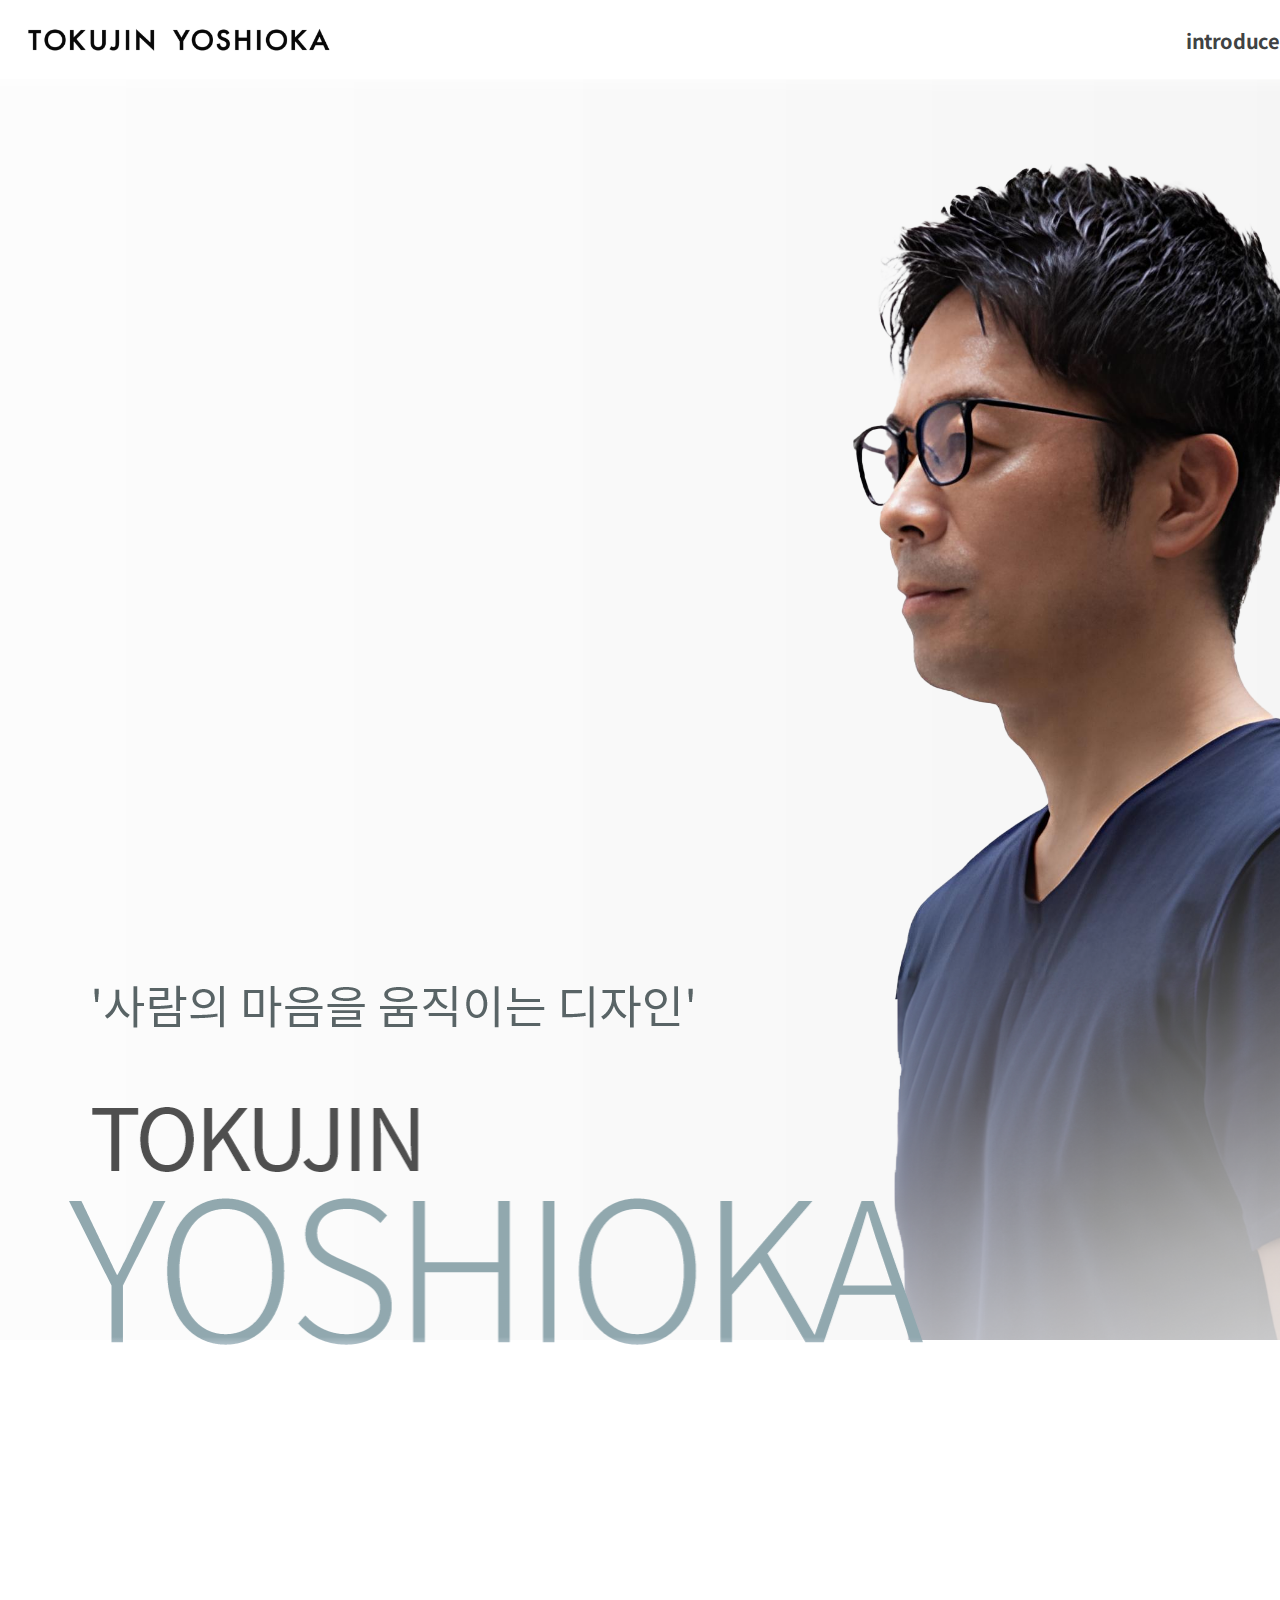
<file: index.html>
<!DOCTYPE html>
<html lang="ko">
<head>
    <meta charset="UTF-8">
    <meta name="viewport" content="width=device-width, initial-scale=1.0">
    <title>tokujin</title>

    <link rel="stylesheet" href="style.css">
    <link rel="preconnect" href="https://fonts.googleapis.com">
    <link rel="preconnect" href="https://fonts.gstatic.com" crossorigin>
    <link href="https://fonts.googleapis.com/css2?family=Noto+Sans+KR:wght@100;200;300;400;500;600;700;800;900&display=swap" rel="stylesheet">
    <link href="https://unpkg.com/aos@2.3.1/dist/aos.css" rel="stylesheet">

    <link rel="shortcut icon" href="assets/logo.ico/favicon.ico" type="image/x-icon">
    <link rel="icon" href="assets/logo.ico/favicon.ico" type="image/x-icon">

    <meta property="og:url" content="https://brocoli0318.github.io/tokujin/">
    <meta property="og:title" content="tokujin yoshioka ">
    <meta property="og:type" content="website">
    <meta property="og:image" content="tokujin_image/og.png">
    <meta property="og:description" content="디자이너 100인중의 한명인 디자이너 이자 빛과 자연을 예술로 만드는 디자이너 요시오카 토쿠진">
</head>

<body>
    <header>
        <div class="logo">
            <main>
            <a href="index.html"><img src="tokujin_image/tokujin_logo.png" alt="홈 로고" ></a>
            </main>
        </div>
    </header>
    <nav>
        <ul>
            <li><a href="sub_page1.html">introduce</a></li>
            <li><a href="sub_page2.html">interview</a></li>
            <li><a href="sub_page3.html">works</a></li>
            <li><a href="sub_page4.html">collaboration</a></li>
        </ul>
    </nav>
    <section>
        
            <div class="tit"><img src="tokujin_image/yoshioka_tokujin_real.png" alt="배경"></div>
        <div class="box">
            
            <div class="title">
                <div class="motto"><img src="tokujin_image/motto.png" alt="좌우명"></div>
                <div class="name"><img src="tokujin_image/title name.png" alt="이름"></div>
            </div>
            <div class="bt0 bt1"data-aos="fade-up">
                <span>
                <a href="sub_page1.html"><img src="tokujin_image/tokujin_1_introduce.png" alt="01"></a></span>
            </div>
            <div class="bt0 bt2"data-aos="fade-up"> <span>
                <a href="sub_page2.html"><img src="tokujin_image/tokujin_2_interview.png" alt="02"></a></span></div>
            <div class="bt0 bt3"data-aos="fade-up">
            <span>
                <a href="sub_page3.html"><img src="tokujin_image/tokujin_3_works.png" alt="03"></a></span></div>
            <div class="bto bt4"data-aos="fade-up">
                <span>
                <a href="sub_page4.html"><img src="tokujin_image/tokujin_4_collaboration.png" alt="04"></a></span>
            </div>

        </div>
    </section>
  
    
</body>
<script src="https://unpkg.com/aos@2.3.1/dist/aos.js"></script>
<script>
    AOS.init();
</script>
</html>
</file>
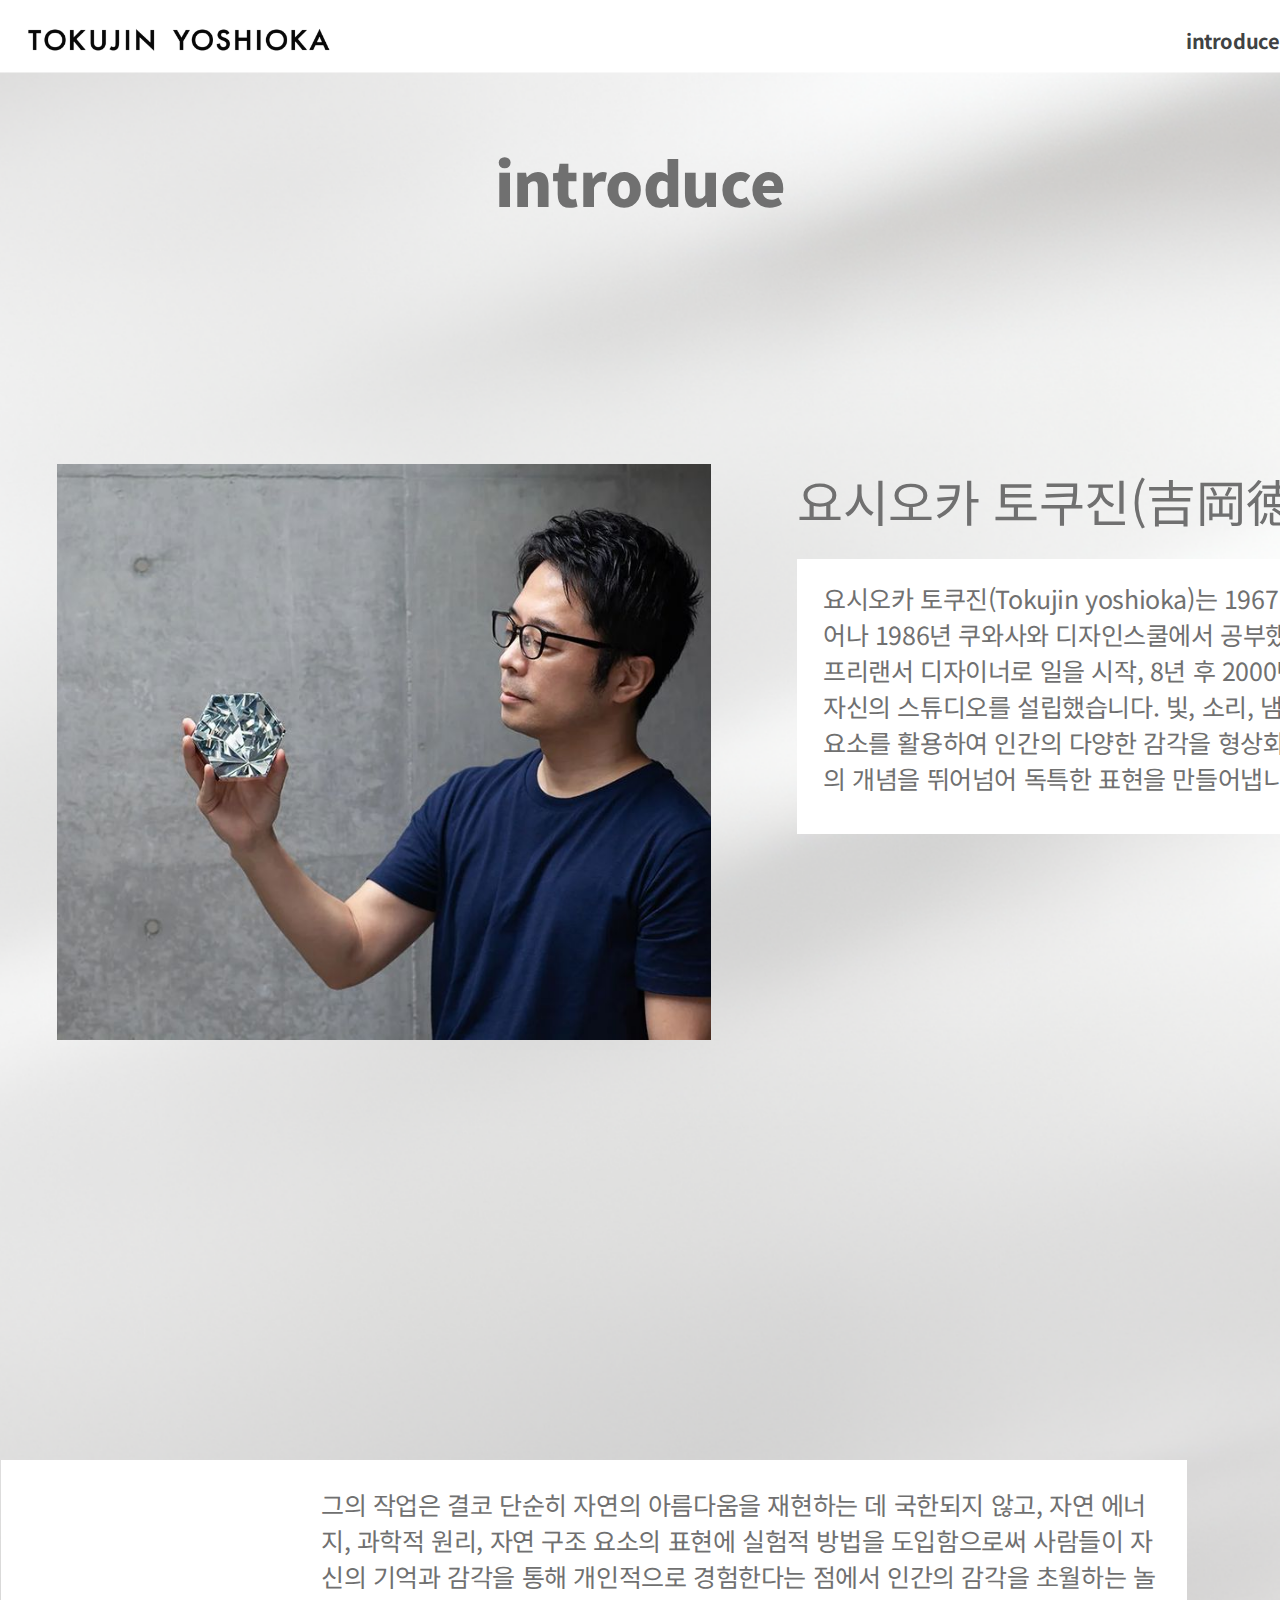
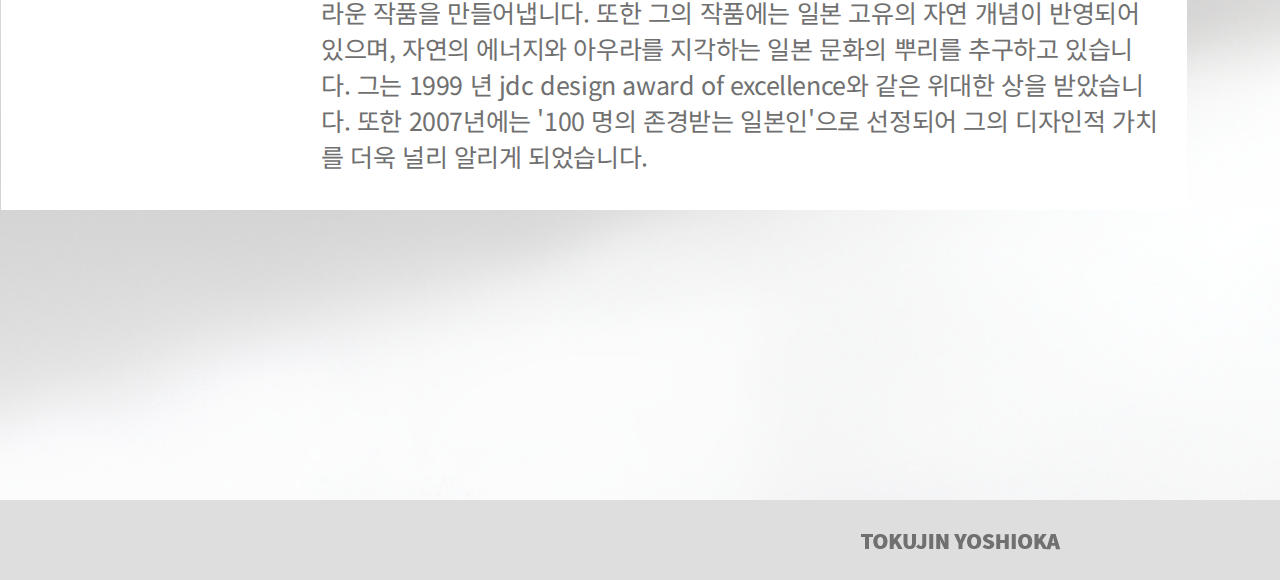
<file: sub_page1.html>
<!DOCTYPE html>
<html lang="ko">
<head>
    <meta charset="UTF-8">
    <meta name="viewport" content="width=device-width, initial-scale=1.0">
    <title>introduce</title>

    <link rel="stylesheet" href="sub_page1.css">
    <link rel="preconnect" href="https://fonts.googleapis.com">
    <link rel="preconnect" href="https://fonts.gstatic.com" crossorigin>
    <link href="https://fonts.googleapis.com/css2?family=Noto+Sans+KR:wght@100;200;300;400;500;600;700;800;900&display=swap" rel="stylesheet">
    <link href="https://unpkg.com/aos@2.3.1/dist/aos.css" rel="stylesheet">

    <link rel="shortcut icon" href="assets/logo.ico/favicon.ico" type="image/x-icon">

    <link rel="icon" href="assets/logo.ico/favicon.ico" type="image/x-icon">
</head>
<body>
    <header>
        <div class="logo">
            <span>
            <a href="index.html"><img src="tokujin_image/tokujin_logo.png" alt="홈 로고" ></a>
            </span>
        </div>
    </header>
    <nav>
        <ul>
            <li><a href="sub_page1.html">introduce</a></li>
            <li><a href="sub_page2.html">interview</a></li>
            <li><a href="sub_page3.html">works</a></li>
            <li><a href="sub_page4.html">collaboration</a></li>
        </ul>
    </nav>

    <section>
        
            <div class="back"><img src="tokujin_image/sub_back.png" alt="배경1"></div>
        <div class="box"></div>
            <div class="tit">introduce</div>
            <div class="name">요시오카 토쿠진(吉岡徳仁)</div>
            <div class="img01"data-aos="flip-up"></div>
            <div class="text01">요시오카 토쿠진(Tokujin yoshioka)는 1967년 일본에서 태어나 1986년 쿠와사와 디자인스쿨에서
                공부했으며, 1992 년 프리랜서 디자이너로 일을 시작, 
                8년 후 2000년에 동경에서 자신의 스튜디오를
                설립했습니다. 빛, 소리, 냄새 등 비물질적 요소를 활용하여 인간의 다양한 감각을 형상화함으로써 
                형태의 개념을 뛰어넘어 독특한 표현을 만들어냅니다. 
                </div>
            <div class="base01"></div>
            <div class="img02"data-aos="flip-right"></div>
            <div class="text02">
            그의 작업은 결코 단순히 자연의 아름다움을 재현하는 데 국한되지 않고, 
            자연 에너지, 과학적 원리, 자연 구조 요소의 표현에 실험적 방법을 도입함으로써 
            사람들이 자신의 기억과 감각을 통해 개인적으로 
            경험한다는 점에서 인간의 감각을 초월하는 놀라운 작품을 만들어냅니다. 
            또한 그의 작품에는 일본 고유의 자연 개념이 반영되어 있으며, 
            자연의 에너지와 아우라를 지각하는 일본 문화의 뿌리를 추구하고 있습니다.
            그는 1999 년 jdc design award of excellence와 같은 위대한 상을 받았습니다.
            또한 2007년에는 '100 명의 존경받는 일본인'으로 선정되어 
            그의 디자인적 가치를 더욱 널리 알리게 되었습니다.
            
            </div>
            <div class="base02"></div>
        </div>
    </section>

    <footer>
        <div class="footer">
            <img src="tokujin_image/lower.png" alt="하단로고">
        </div>
    </footer>
    
</body>
<script src="https://unpkg.com/aos@2.3.1/dist/aos.js"></script>
<script>
    AOS.init();
</script>
</html>
</file>
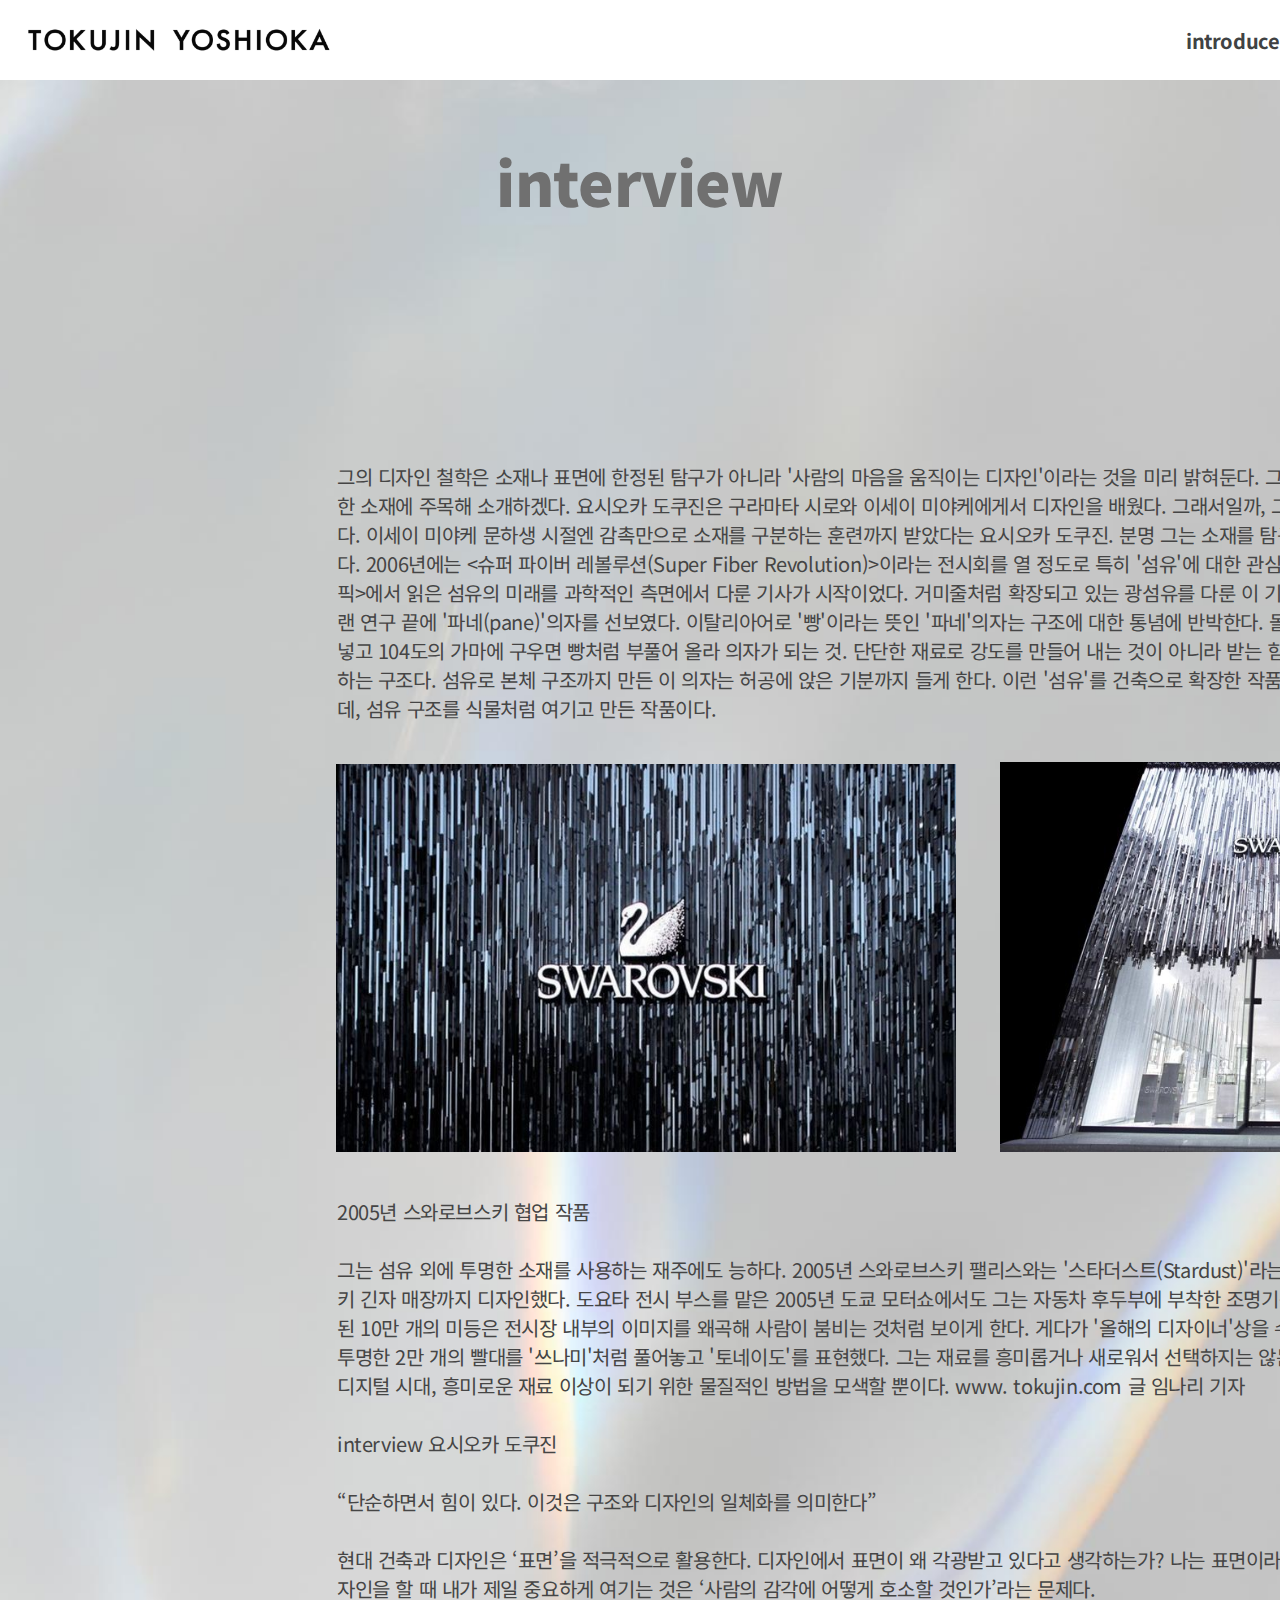
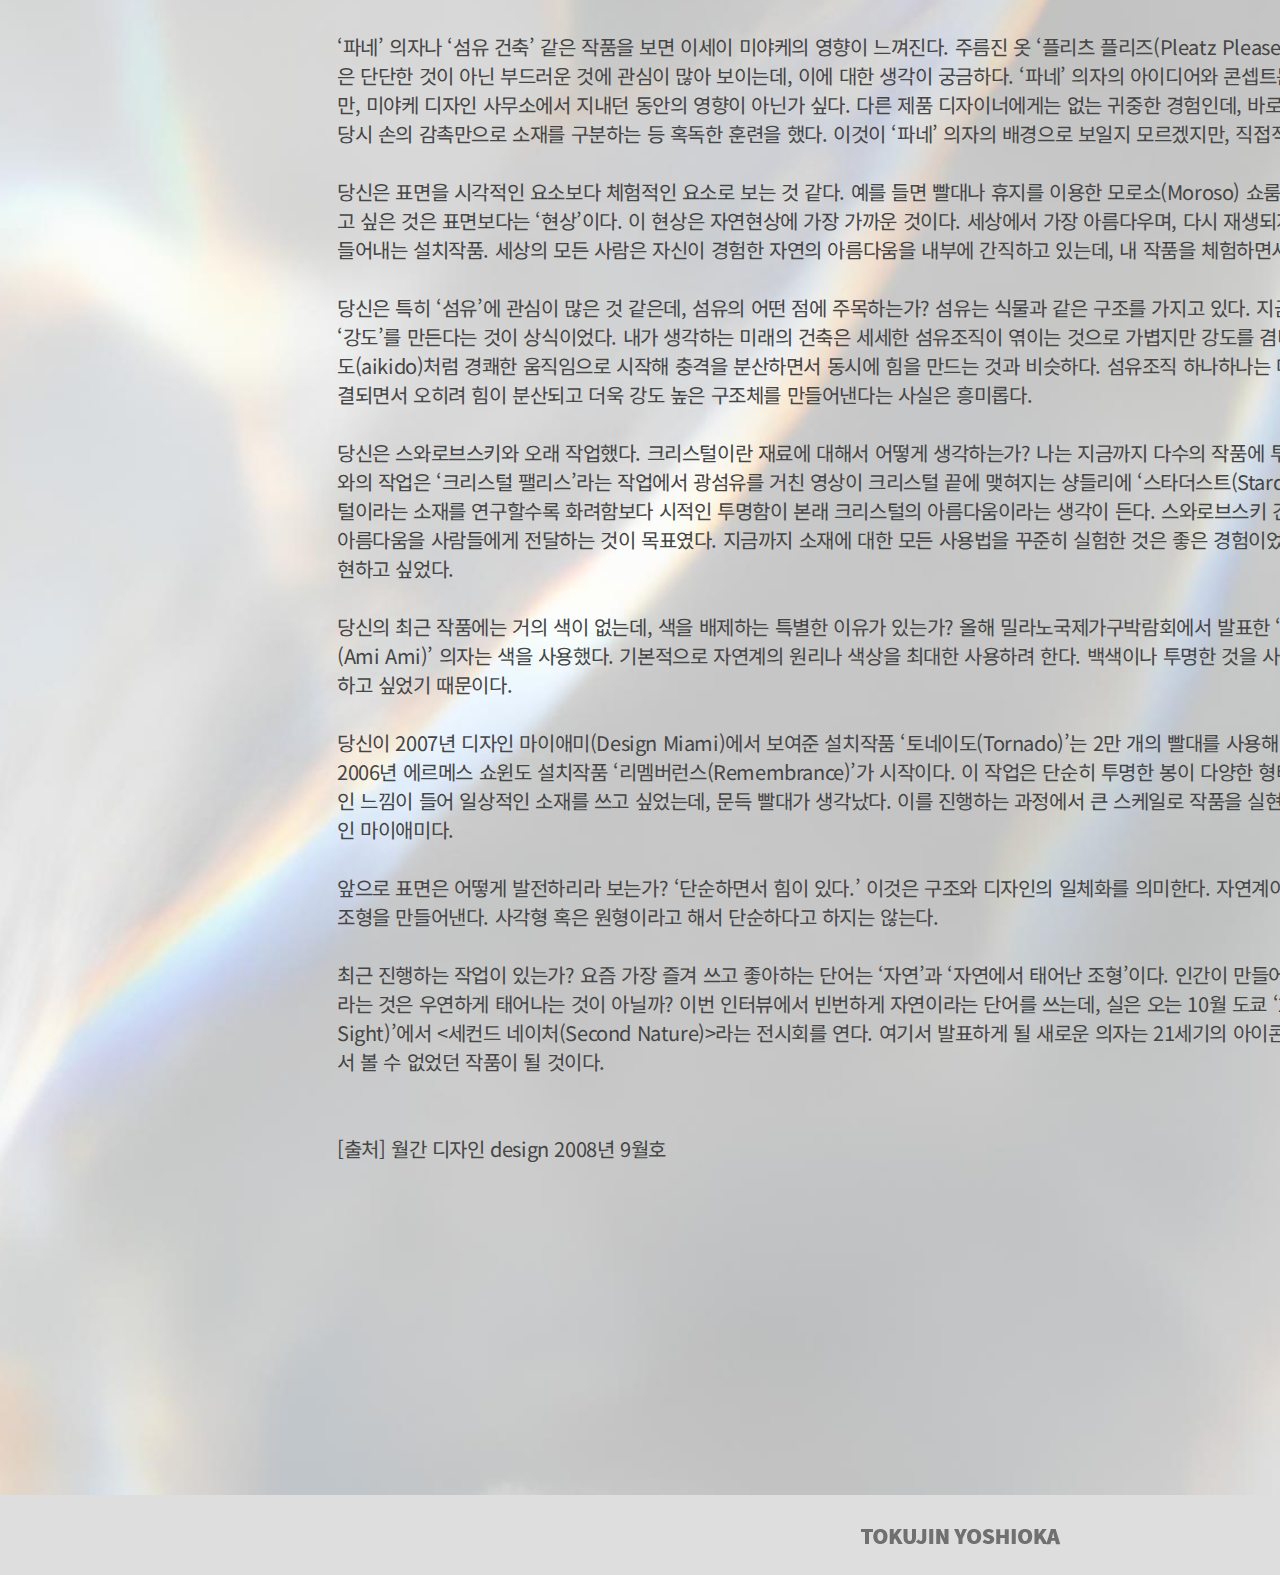
<file: sub_page2.html>
<!DOCTYPE html>
<html lang="ko">
<head>
    <meta charset="UTF-8">
    <meta name="viewport" content="width=device-width, initial-scale=1.0">
    <title>interview</title>
    <link rel="stylesheet" href="sub_page2.css">
    <link rel="preconnect" href="https://fonts.googleapis.com">
    <link rel="preconnect" href="https://fonts.gstatic.com" crossorigin>
    <link href="https://fonts.googleapis.com/css2?family=Noto+Sans+KR:wght@100;200;300;400;500;600;700;800;900&display=swap" rel="stylesheet">
    <link href="https://unpkg.com/aos@2.3.1/dist/aos.css" rel="stylesheet">

    <link rel="shortcut icon" href="assets/logo.ico/favicon.ico" type="image/x-icon">

    <link rel="icon" href="assets/logo.ico/favicon.ico" type="image/x-icon">

</head>
<body>
    <header>
        <div class="logo">
            <span>
            <a href="index.html"><img src="tokujin_image/tokujin_logo.png" alt="홈 로고" ></a>
            </span>
        </div>
    </header>
    <nav>
        <ul>
            <li><a href="sub_page1.html">introduce</a></li>
            <li><a href="sub_page2.html">interview</a></li>
            <li><a href="sub_page3.html">works</a></li>
            <li><a href="sub_page4.html">collaboration</a></li>
        </ul>
    </nav>
<section>
    <div class="top"></div>
    <div class="box"></div>
         <div class="back"><img src="tokujin_image/sub_back02.png" alt="배경2"> </div>
    
        <div class="tit">interview</div>
        <div class="text01">그의 디자인 철학은 소재나 표면에 한정된 탐구가 아니라 
            '사람의 마음을 움직이는 디자인'이라는 것을 미리 밝혀둔다. 
            그러나 이번 특집 주제에 맞춰 그가 사용한 소재에 주목해 소개하겠다.
            요시오카 도쿠진은 구라마타 시로와 이세이 미야케에게서 디자인을 배웠다.
            그래서일까, 그에게는 이 두 거장의 향기가 묻어난다. 이세이 미야케 문하생 
            시절엔 감촉만으로 소재를 구분하는 훈련까지 받았다는 요시오카 도쿠진.
            분명 그는 소재를 탐구하는 데에서 발군의 실력을 보여준다. 2006년에는 
            <슈퍼 파이버 레볼루션(Super Fiber Revolution)>이라는 전시회를 열 정도로 특히 
            '섬유'에 대한 관심이 지대하다. 우연히 <내셔널 지오그래픽>에서 읽은 섬유의 미래를 과학적인 
            측면에서 다룬 기사가 시작이었다. 거미줄처럼 확장되고 있는 광섬유를 다룬 이 기사를 읽고, 
            그는 직물 전문가를 만나 오랜 연구 끝에 '파네(pane)'의자를 선보였다. 이탈리아어로 '빵'이라는 뜻인 
            '파네'의자는 구조에 대한 통념에 반박한다. 돌돌만 원통 모양의 섬유를 종이관 안에 넣고 104도의 가마에
                구우면 빵처럼 부풀어 올라 의자가 되는 것. 단단한 재료로 강도를 만들어 내는 것이 아니라 받는 힘을 
                분산시켜서 조직적인 섬유로 지탱하는 구조다. 섬유로 본체 구조까지 만든 이 의자는 허공에 앉은 기분까지 들게 한다. 
                이런 '섬유'를 건축으로 확장한 작품이 '섬유 건축(Fiber Architecture)'인데, 섬유 구조를 식물처럼 여기고 만든 작품이다.</div>
        <div class="img" data-aos="fade-up"data-aos-duration="3000"></div>
        <div class="text02">2005년 스와로브스키 협업 작품<br><br>

            그는 섬유 외에 투명한 소재를 사용하는 재주에도 능하다. 2005년 스와로브스키 팰리스와는 '스타더스트(Stardust)'라는 조명등을 시작으로 최근 스와로브스키 긴자 매장까지 디자인했다. 도요타 전시 부스를 맡은 2005년  도쿄 모터쇼에서도 그는 자동차 후두부에 부착한 조명기구인 미등을 사용했다. 빛의 반사면이 된 10만 개의 미등은 전시장 내부의 이미지를 왜곡해 사람이 붐비는 것처럼 보이게 한다. 게다가 '올해의 디자이너'상을 수상한 2007년 디자인 마이애미에서는 투명한 2만 개의 빨대를 '쓰나미'처럼 풀어놓고 '토네이도'를 표현했다. 그는 재료를 흥미롭거나 새로워서 선택하지는 않는다. 모든 것이 가상화되어 사라지는 디지털 시대, 흥미로운 재료 이상이 되기 위한 물질적인 방법을 모색할 뿐이다. www. tokujin.com 글 임나리 기자
            <br><br>
            
            interview 요시오카 도쿠진<br><br>
            
            “단순하면서 힘이 있다. 이것은 구조와 디자인의 일체화를 의미한다”<br><br>
            
            현대 건축과 디자인은 ‘표면’을 적극적으로 활용한다. 디자인에서 표면이 왜 각광받고 있다고 생각하는가? 나는 표면이라는 개념에 흥미를 갖고 있지는 않다. 디자인을 할 때 내가 제일 중요하게 여기는 것은 ‘사람의 감각에 어떻게 호소할 것인가’라는 문제다.
            <br><br>
            ‘파네’ 의자나 ‘섬유 건축’ 같은 작품을 보면 이세이 미야케의 영향이 느껴진다. 주름진 옷 ‘플리츠 플리즈(Pleatz Please)’가 보여주는 유연성이 드러난다. 당신은 단단한 것이 아닌 부드러운 것에 관심이 많아 보이는데, 이에 대한 생각이 궁금하다. ‘파네’ 의자의 아이디어와 콘셉트는 이세이 미야케와 관련성은 전혀 없지만, 미야케 디자인 사무소에서 지내던 동안의 영향이 아닌가 싶다. 다른 제품 디자이너에게는 없는 귀중한 경험인데, 바로 부드러움과 가벼움에 대한 인식이다. 당시 손의 감촉만으로 소재를 구분하는 등 혹독한 훈련을 했다. 이것이 ‘파네’ 의자의 배경으로 보일지 모르겠지만, 직접적인 영향은 받지 않았다.
            <br><br>
            당신은 표면을 시각적인 요소보다 체험적인 요소로 보는 것 같다. 예를 들면 빨대나 휴지를 이용한 모로소(Moroso) 쇼룸이나 ‘부케’ 의자가 그렇다. 내가 만들고 싶은 것은 표면보다는 ‘현상’이다. 이 현상은 자연현상에 가장 가까운 것이다. 세상에서 가장 아름다우며, 다시 재생되지 않는, 시간과 함께 변하는, 자연이 만들어내는 설치작품. 세상의 모든 사람은 자신이 경험한 자연의 아름다움을 내부에 간직하고 있는데, 내 작품을 체험하면서 그 경험과 링크되지 않나 싶다.
            <br><br>
            당신은 특히 ‘섬유’에 관심이 많은 것 같은데, 섬유의 어떤 점에 주목하는가? 섬유는 식물과 같은 구조를 가지고 있다. 지금까지 건축 구조는 딱딱한 개념으로 ‘강도’를 만든다는 것이 상식이었다. 내가 생각하는 미래의 건축은 세세한 섬유조직이 엮이는 것으로 가볍지만 강도를 겸비한 구조다. 그것은 마치 일본식 합기도(aikido)처럼 경쾌한 움직임으로 시작해 충격을 분산하면서 동시에 힘을 만드는 것과 비슷하다. 섬유조직 하나하나는 매우 가늘고 약하다. 하지만 이것이 집결되면서 오히려 힘이 분산되고 더욱 강도 높은 구조체를 만들어낸다는 사실은 흥미롭다.
            <br><br>
            당신은 스와로브스키와 오래 작업했다. 크리스털이란 재료에 대해서 어떻게 생각하는가? 나는 지금까지 다수의 작품에 투명한 재료를 사용했다. 스와로브스키와의 작업은 ‘크리스털 팰리스’라는 작업에서 광섬유를 거친 영상이 크리스털 끝에 맺혀지는 샹들리에 ‘스타더스트(Stardust)’를 제작한 것이 시작이다. 크리스털이라는 소재를 연구할수록 화려함보다 시적인 투명함이 본래 크리스털의 아름다움이라는 생각이 든다. 스와로브스키 긴자 매장 작업은 소재가 지닌 본래의 아름다움을 사람들에게 전달하는 것이 목표였다. 지금까지 소재에 대한 모든 사용법을 꾸준히 실험한 것은 좋은 경험이었다. 그것을 크리스털이라는 테마로 표현하고 싶었다.
            <br><br>
            당신의 최근 작품에는 거의 색이 없는데, 색을 배제하는 특별한 이유가 있는가? 올해 밀라노국제가구박람회에서 발표한 ‘부케(Bouquet)’ 의자와 ‘아미 아미(Ami Ami)’ 의자는 색을 사용했다. 기본적으로 자연계의 원리나 색상을 최대한 사용하려 한다. 백색이나 투명한 것을 사용한 이유는 색이 아닌 빛 자체를 표현하고 싶었기 때문이다.
            <br><br>
            당신이 2007년 디자인 마이애미(Design Miami)에서 보여준 설치작품 ‘토네이도(Tornado)’는 2만 개의 빨대를 사용해 구름과 눈을 표현했다. 왜 빨대였는가? 2006년 에르메스 쇼윈도 설치작품 ‘리멤버런스(Remembrance)’가 시작이다. 이 작업은 단순히 투명한 봉이 다양한 형태로 변하는 이미지였다. 하지만 소비적인 느낌이 들어 일상적인 소재를 쓰고 싶었는데, 문득 빨대가 생각났다. 이를 진행하는 과정에서 큰 스케일로 작품을 실현해보고 싶기도 했다. 그때가 마침 디자인 마이애미다.
            <br><br>
            앞으로 표면은 어떻게 발전하리라 보는가? ‘단순하면서 힘이 있다.’ 이것은 구조와 디자인의 일체화를 의미한다. 자연계이 초목 또한 나름의 이유를 가지고 색과 조형을 만들어낸다. 사각형 혹은 원형이라고 해서 단순하다고 하지는 않는다.
            <br><br>
            최근 진행하는 작업이 있는가? 요즘 가장 즐겨 쓰고 좋아하는 단어는 ‘자연’과 ‘자연에서 태어난 조형’이다. 인간이 만들어내는 것에는 한계가 있다. 아름다움이라는 것은 우연하게 태어나는 것이 아닐까? 이번 인터뷰에서 빈번하게 자연이라는 단어를 쓰는데, 실은 오는 10월 도쿄 ‘21-21 디자인 사이트(21-21 Design Sight)’에서 <세컨드 네이처(Second Nature)>라는 전시회를 연다. 여기서 발표하게 될 새로운 의자는 21세기의 아이콘이 될, 미래를 여는, 지금까지 역사에서 볼 수 없었던 작품이 될 것이다.
            <br><br><br>
            [출처] 월간 디자인 design 2008년 9월호
            
        </div>
    </div>
</section>
<footer>
    <div class="footer">
        <img src="tokujin_image/lower.png" alt="하단로고">
    </div>
</footer>
    
</body>
<script src="https://unpkg.com/aos@2.3.1/dist/aos.js"></script>
<script>
    AOS.init();
</script>
</html>
</file>
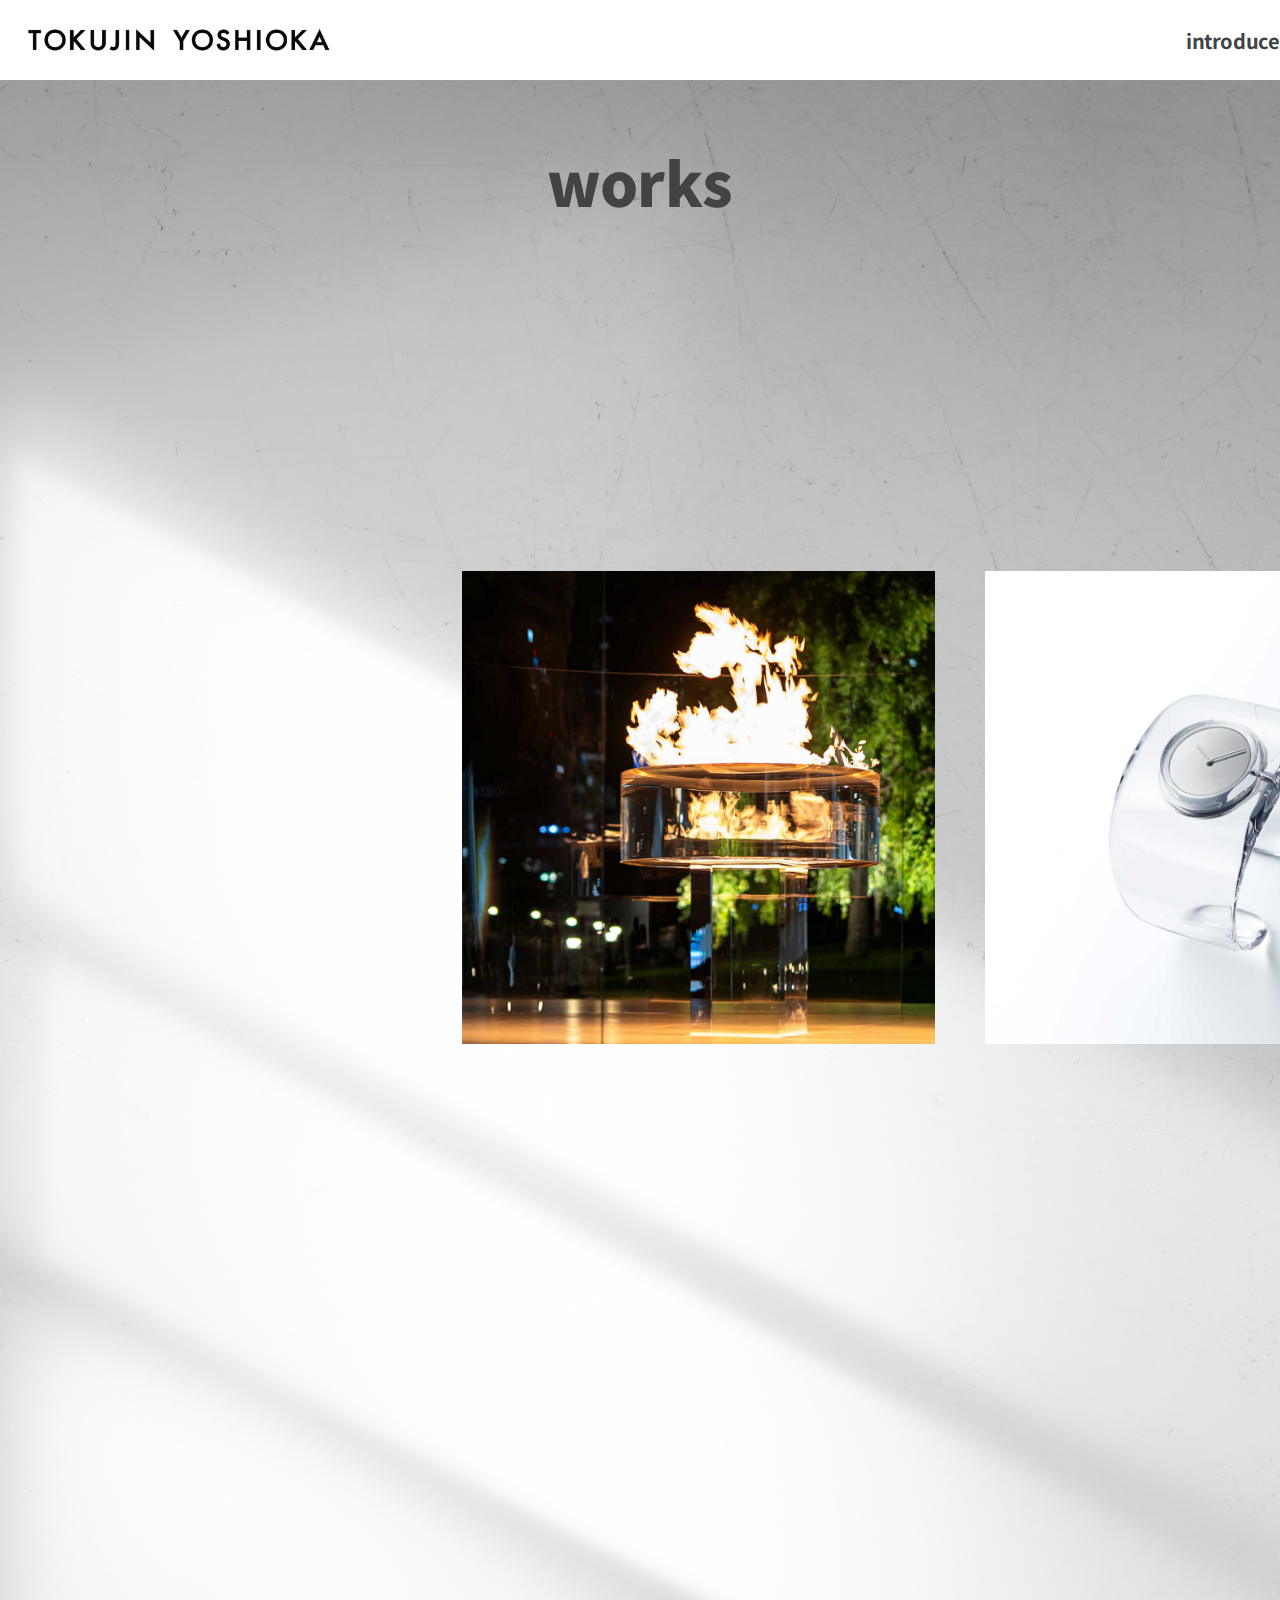
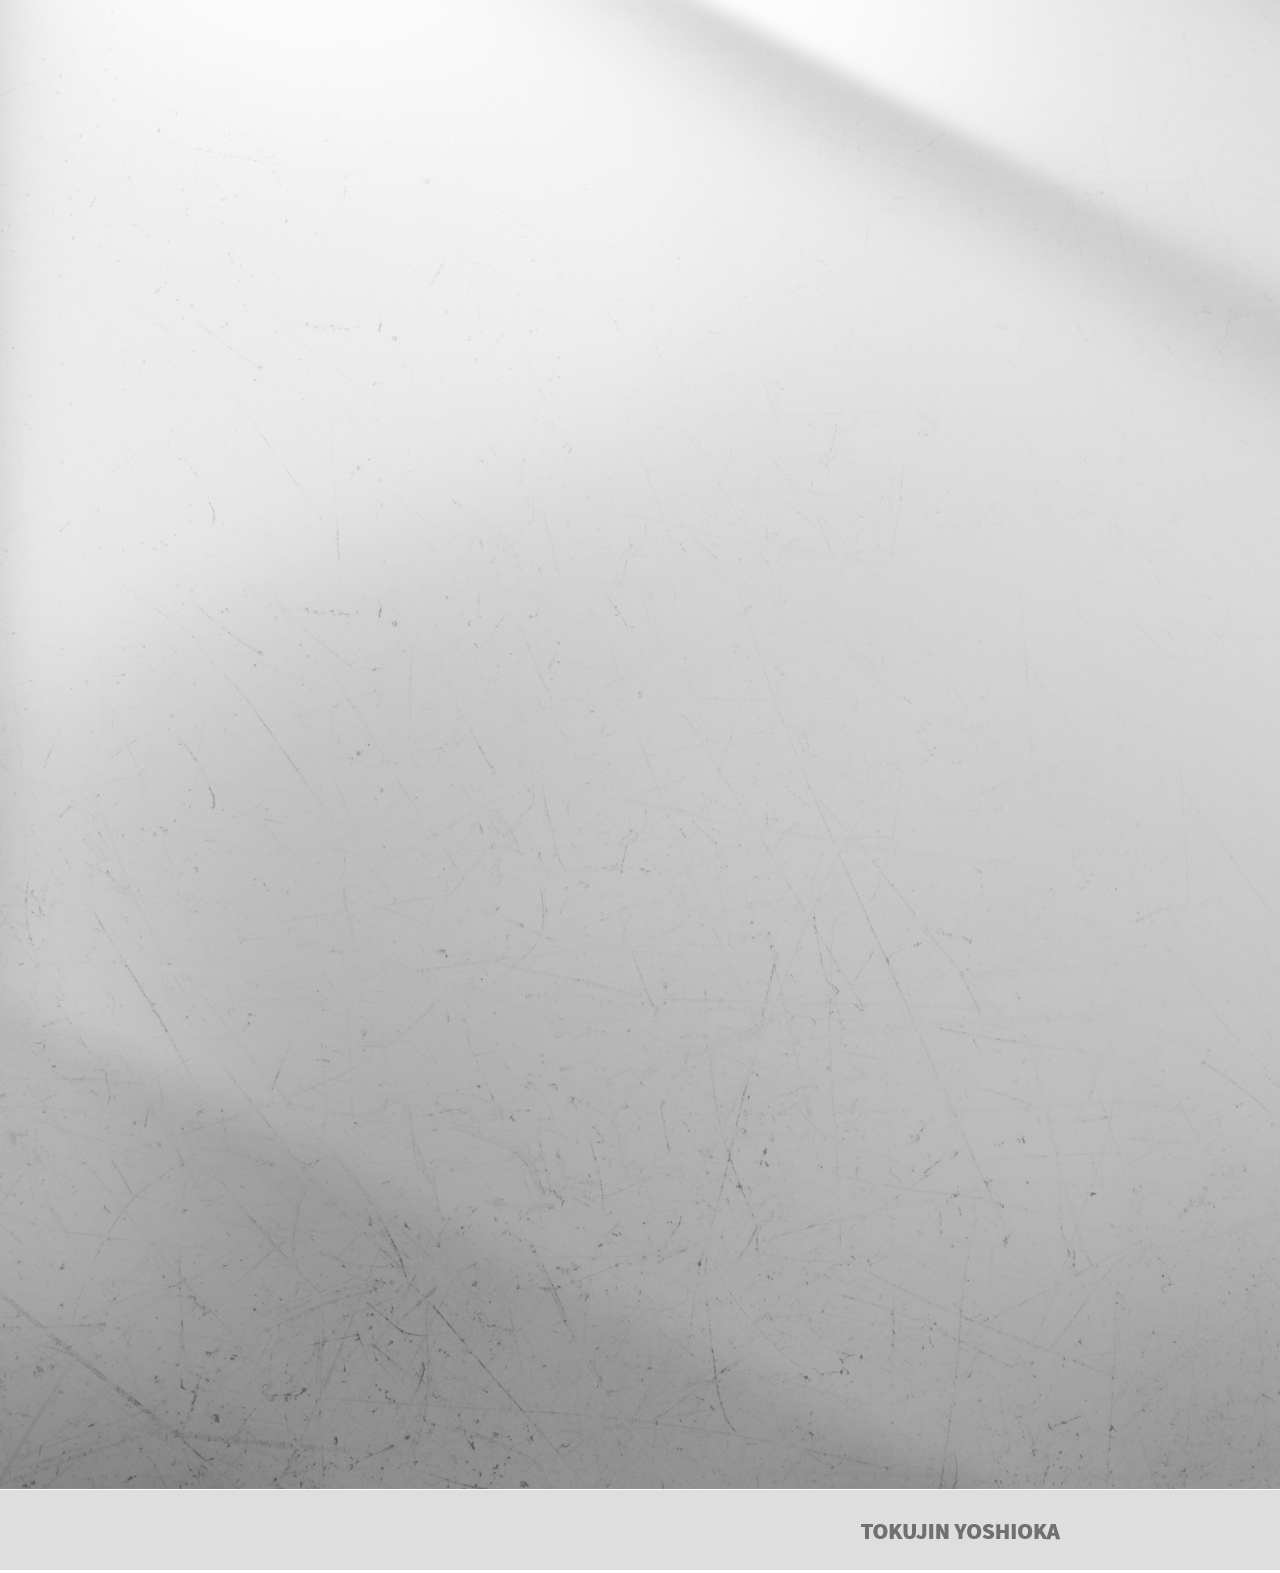
<file: sub_page3.html>
<!DOCTYPE html>
<html lang="ko">
<head>
    <meta charset="UTF-8">
    <meta name="viewport" content="width=device-width, initial-scale=1.0">
    <title>works</title>
    <link rel="stylesheet" href="sub_page3.css">
    <link rel="preconnect" href="https://fonts.googleapis.com">
    <link rel="preconnect" href="https://fonts.gstatic.com" crossorigin>
    <link href="https://fonts.googleapis.com/css2?family=Noto+Sans+KR:wght@100;200;300;400;500;600;700;800;900&display=swap" rel="stylesheet">
    <link href="https://unpkg.com/aos@2.3.1/dist/aos.css" rel="stylesheet">

    <link rel="shortcut icon" href="assets/logo.ico/favicon.ico" type="image/x-icon">

    <link rel="icon" href="assets/logo.ico/favicon.ico" type="image/x-icon">

</head>
<body>
    <header>
        <div class="logo">
            <span>
            <a href="index.html"><img src="tokujin_image/tokujin_logo.png" alt="홈 로고" ></a>
            </span>
        </div>
    </header>
    <nav>
        <ul>
            <li><a href="sub_page1.html">introduce</a></li>
            <li><a href="sub_page2.html">interview</a></li>
            <li><a href="sub_page3.html">works</a></li>
            <li><a href="sub_page4.html">collaboration</a></li>
        </ul>
    </nav>
<section>
    <div class="top"></div>
    <div class="box">
        <div class="back"><img src="tokujin_image/sub_back_03.png" alt="배경3"></div>
            <div class="tit">works</div>
                <div class="img00 img01"data-aos="zoom-out"></div>
                <div class="text0 text01 transparent-text">2023 <br> flame</div>

                <div class="img00 img02"data-aos="zoom-out"></div>
                <div class="text0 text02 transparent-text">2023 <br> o - bold</div>

                <div class="img00 img03"data-aos="zoom-out"></div>
                <div class="text0 text03 transparent-text">2022 <br> star</div>

                <div class="img00 img04"data-aos="zoom-out"></div>
                <div class="text0 text04 transparent-text">2020 <br> crystal of light</div>

                <div class="img00 img05"data-aos="zoom-out"></div>
                <div class="text0 text05 transparent-text">2013 <br> rainbow chruch</div>

                <div class="img00 img06"data-aos="zoom-out"></div>
                <div class="text0 text06 transparent-text">2010 <br> kartell</div>

                <div class="img00 img07"data-aos="zoom-out"></div>
                <div class="text0 text07 transparent-text">2008 <br> venus </div>

                <div class="img00 img08"data-aos="zoom-out"></div>
                <div class="text0 text08 transparent-text">2001 <br> honey - pop</div>
            
    </div>

</section>
<footer>
    <div class="footer">
        <img src="tokujin_image/lower.png" alt="하단로고">
    </div>
</footer>
    
</body>
<script src="https://unpkg.com/aos@2.3.1/dist/aos.js"></script>
<script>
    AOS.init();
</script>
</html>
</file>
<file: style.css>
*{margin: 0;
padding: 0;
text-decoration: none;
list-style-type: none;

}

a:link{color: #404243;}
a:visited{color: #404243;}
a:hover{color: #00ccff;}
a:active{color: #404243;}

nav{
    width: 640px;
    height: 60px;
    display: flex;
    position:absolute;
    left: 1186px;
    
    
}
nav ul{
    width: 640px;
    height: 60px;
    display: flex;
    justify-content: space-between;
    
    
}
nav ul li{
    font-family:'Noto Sans KR', sans-serif;
    font-weight: bold;
    font-style: normal;
    font-size: 20px;
    letter-spacing:  -0.4px;
    margin-top: 26px;
    display: block;
}
.tit{
    width: 100%;
    height: 1340px;
    display: flex;
    justify-content: center;
    align-items: center;
    
}

.box{
    width: 1920px;
    height: 2327px;
    
}

.logo{
    width: 338px;
    height: 25px;
    display: flex;
    position: absolute;
    left: 28px;
    top: 28px;
    
    
}


.motto{
    width: 617px;
    height: 66px;
    display: flex;
    position: absolute;
    top: 971px;
    left: 80px;
    
}
.name{
    width: 100%;
    height: 273.69px;
    display: flex;
    position: absolute;
    top: 1071px;
    left: 68.5px;
    
}
.bt0{
    width: 100%;
    height: 582px;
    background-position: center;
    background-repeat: no-repeat;
    
}
span{
    margin-left: 109px;
}
    
  




.logo{
      
    display: flex;
    position: absolute;
    left: 28px;
    top: 28px;
    z-index: 2; 
    
}

    main {
        display: block;
        width: 302px; /* 이미지의 원래 너비 */
        height: 25px;
      }
  
      main img {
        width: 100%; /* 이미지가 span의 100%를 차지하도록 크기 조절 */
        height: auto; /* 이미지의 높이 자동 조정 */
       
        
      }
</file>
<file: sub_page1.css>
*{margin: 0;
    padding: 0;
    text-decoration: none;
    list-style-type: none;
    
    }
    
    a:link{color: #404243;}
    a:visited{color: #404243;}
    a:hover{color: #00ccff;}
    a:active{color: #404243;}

    nav{
        width: 640px;
        height: 60px;
        display: flex;
        position:absolute;
        left: 1186px;
        
        
    }
    nav ul{
        width: 640px;
        height: 60px;
        display: flex;
        justify-content: space-between;
        
        
    }
    nav ul li{
        font-family:'Noto Sans KR', sans-serif;
        font-weight: bold;
        font-style: normal;
        font-size: 20px;
        letter-spacing:  -0.4px;
        margin-top: 26px;
        z-index: 2; 
        
    }

    .logo{
      
        display: flex;
        position: absolute;
        left: 28px;
        top: 28px;
        z-index: 2; 
        
    }

        span {
            display: block;
            width: 302px; /* 이미지의 원래 너비 */
            height: 25px;
          }
      
          span img {
            width: 100%; /* 이미지가 span의 100%를 차지하도록 크기 조절 */
            height: auto; /* 이미지의 높이 자동 조정 */
           
            
          }
    .box{
    width: 1920px;
    height: 2100px;
    
        }
    .back{
        width: 100%;
        height: 2178px;
        display: flex;
        justify-content: center;
        align-items: center;
        position: absolute;
        
    }
    
    .tit{
        width: 298px;
        height: 87px;
        top: 180px;
        position: absolute;
        text-align: center;
        color: #707070;
        left: 50%;
        transform: translate(-50%, -50%);

        font-family:'Noto Sans KR', sans-serif;
        font-weight: 900;
        font-style: normal;
        font-size: 60px;
        letter-spacing:  -0.4px;

    }
    
    .name{
        width: 567px;
        height: 72px;
        font-family:'Noto Sans KR', sans-serif;
        font-weight: normal;
        font-style: normal;
        font-size: 50px;
        letter-spacing:  -0.4px;
        top: 464px;
        left: 797px;
        position: absolute;
        display: flex;
        color: #707070;

    }

    .img01{
        background-image: url(tokujin_image/pro01.png);
        width: 654px;
        height: 576px;
        position: absolute;
        top: 464px;
        left: 57px;
        display: flex;

    }

    .text01{
        width: 620px;
        height: 285px;
        top: 580px;
        left: 823px;
        display: flex;
        position: absolute;

        font-family:'Noto Sans KR', sans-serif;
        font-weight: normal;
        font-style: normal;
        font-size: 25px;
        letter-spacing:  -0.4px;
        color: #707070;
        z-index: 2; 

    }

    .base01{
        width: 1132px;
        height: 275px;
        top: 559px;
        left: 797px;
        display: flex;
        position: absolute;
        background-color: white;
    }

    .img02{
        background-image: url(tokujin_image/pro02.png);
        width: 591px;
        height: 647px;
        position: absolute;
        top: 1230px;
        left: 1272px;
        display: flex;

    }

    .text02{
        width: 838px;
        height: 363px;
        top: 1486px;
        left: 321px;
        display: flex;
        position: absolute;

        font-family:'Noto Sans KR', sans-serif;
        font-weight: normal;
        font-style: normal;
        font-size: 25px;
        letter-spacing:  -0.4px;
        color: #707070;
        z-index: 2; 

    }

    .base02{
        width: 1186px;
        height: 350px;
        top: 1460px;
        left: 1px;
        display: flex;
        position: absolute;
        background-color: white;
    }

    .footer{
        width: 1100px;
        height: 80px;
        display: flex;
        justify-content: space-between;
        align-items: center;
        position: absolute;
        
    }
</file>
<file: sub_page2.css>
*{margin: 0;
    padding: 0;
    text-decoration: none;
    list-style-type: none;
    
    }
    
    a:link{color: #404243;}
    a:visited{color: #404243;}
    a:hover{color: #00ccff;}
    a:active{color: #404243;}

    nav{
        width: 640px;
        height: 60px;
        display: flex;
        position:absolute;
        left: 1186px;
        
        
    }
    nav ul{
        width: 640px;
        height: 60px;
        display: flex;
        justify-content: space-between;
        
        
    }
    nav ul li{
        font-family:'Noto Sans KR', sans-serif;
        font-weight: bold;
        font-style: normal;
        font-size: 20px;
        letter-spacing:  -0.4px;
        margin-top: 26px;
        
    }

    .logo{
      
        display: flex;
        position: absolute;
        left: 28px;
        top: 28px;
       
    }

        span {
            display: block;
            width: 302px; /* 이미지의 원래 너비 */
            height: 25px;
          }
      
          span img {
            width: 100%; /* 이미지가 span의 100%를 차지하도록 크기 조절 */
            height: auto; /* 이미지의 높이 자동 조정 */
           
            
          }

   

    .top{
        width: 1920px;
        height: 80px;
        background-color: white;
       top: 0;
       
    }

    .back{
        height: 3015px;
        
    }
 .tit{
    width: 298px;
    height: 87px;
    top: 180px;
    position: absolute;
    text-align: center;
    color: #707070;
    left: 50%;
    transform: translate(-50%, -50%);
        
    font-family:'Noto Sans KR', sans-serif;
    font-weight: 900;
    font-style: normal;
    font-size: 60px;
    letter-spacing:  -0.4px;
  
 }
 .img{
    background-image: url(tokujin_image/inter_img.png);
    width: 1249px;
    height: 390px;
    position: absolute;
    top: 762px;
    left: 336px;
    display: flex;

}

.text01{
    width: 1249px;
    height: 300px;
    top: 462px;
    left: 337px;
    display: flex;
    position: absolute;

    font-family:'Noto Sans KR', sans-serif;
    font-weight: normal;
    font-style: normal;
    font-size: 20px;
    letter-spacing:  -0.4px;
    color: #454545;
    z-index: 2; 

}
.text02{
    width: 1249px;
    height: 1664px;
    top: 1197px;
    left: 337px;
    display: flex;
    position: absolute;

    font-family:'Noto Sans KR', sans-serif;
    font-weight: normal;
    font-style: normal;
    font-size: 20px;
    letter-spacing:  -0.4px;
    color: #454545;
    z-index: 2; 

}
 
 .footer{
    width: 1100px;
    height: 80px;
    display: flex;
    justify-content: space-between;
    align-items: center;
    position: absolute;
    
}
</file>
<file: sub_page3.css>
*{margin: 0;
    padding: 0;
    text-decoration: none;
    list-style-type: none;
    
    }
    
    a:link{color: #404243;}
    a:visited{color: #404243;}
    a:hover{color: #00ccff;}
    a:active{color: #404243;}

    nav{
        width: 640px;
        height: 60px;
        display: flex;
        position:absolute;
        left: 1186px;
        
        
    }
    nav ul{
        width: 640px;
        height: 60px;
        display: flex;
        justify-content: space-between;
        
        
    }
    nav ul li{
        font-family:'Noto Sans KR', sans-serif;
        font-weight: bold;
        font-style: normal;
        font-size: 20px;
        letter-spacing:  -0.4px;
        margin-top: 26px;
        
    }

    .logo{
      
        display: flex;
        position: absolute;
        left: 28px;
        top: 28px;
       
    }

        span {
            display: block;
            width: 302px; /* 이미지의 원래 너비 */
            height: 25px;
          }
      
          span img {
            width: 100%; /* 이미지가 span의 100%를 차지하도록 크기 조절 */
            height: auto; /* 이미지의 높이 자동 조정 */
           
            
          }

   

    .top{
        width: 1920px;
        height: 80px;
        background-color: white;
       top: 0;
       
    }

    .back{
        height: 3015px;
        
    }
 .tit{
    width: 298px;
    height: 87px;
    top: 180px;
    position: absolute;
    text-align: center;
    color: #434343;
    left: 50%;
    transform: translate(-50%, -50%);
        
    font-family:'Noto Sans KR', sans-serif;
    font-weight: 900;
    font-style: normal;
    font-size: 60px;
    letter-spacing:  -0.4px;
  
 }

 .box{
 width: 1920px;
 height: 3010px;
        
            
 }

 .img00{
    width: 473px;
    height: 473px;
    position: absolute;
 }
 .img01{
    background-image: url(tokujin_image/img01.png);
    top: 571px;
    left: 462px;
    display: flex;

 }
 .img02{
    background-image: url(tokujin_image/img02.png);
    top: 571px;
    left: 985px;
    display: flex;
 }
 .img03{
    background-image: url(tokujin_image/img03.png);
    top: 1094px;
    left: 462px;
    display: flex;
 }
 .img04{
    background-image: url(tokujin_image/img04.png);
    top: 1094px;
    left: 985px;
    display: flex;
 }
 .img05{
    background-image: url(tokujin_image/img05.png);
    top: 1617px;
    left: 462px;
    display: flex;
 }
 .img06{
    background-image: url(tokujin_image/img06.png);
    top: 1617px;
    left: 985px;
    display: flex;
 }
 .img07{
    background-image: url(tokujin_image/img07.png);
    top: 2140px;
    left: 462px;
    display: flex;
 }
 .img08{
    background-image: url(tokujin_image/img08.png);
    top: 2140px;
    left: 985px;
    display: flex;
 }

 .transparent-text {
    opacity: 0;
    transition: opacity 0.3s ease;
  }
  
  .transparent-text:hover {
    opacity: 1; /* 투명도를 0.5로 설정, 0에서 1 사이의 값 */
  }

 .text0{
    display: flex;
    position: absolute;

    font-family:'Noto Sans KR', sans-serif;
    font-weight: 900;
    font-style: normal;
    font-size: 40px;
    letter-spacing:  -0.4px;
    color: #ffffff;
    z-index: 2; 
    text-align: right;
    text-shadow: 2px 2px 4px rgba(0, 0, 0, 0.5);
    

 }
 .text01{
    width: 130px;
    height: 88px;
    top: 910px;
    left: 790.04px;
    
 }
 .text02{
    width: 160px;
    height: 88px;
    top: 910px;
    left: 1280px;
 }
 .text03{
    width: 130px;
    height: 89px;
    top: 1426px;
    left: 813.44px;
 }
 .text04{
    width: 300px;
    height: 100px;
    top: 1426px;
    left: 1136px;
 }
 .text05{
    width: 600px;
    height: 88px;
    top: 1960px;
    left: 587px;
 }
 .text06{
    width: 130px;
    height: 88px;
    top: 1960px;
    left: 1300px;
 }
 .text07{
    width: 130px;
    height: 88px;
    top: 2480px;
    left: 790.04px;
 }
 .text08{
    width: 237px;
    height: 88px;
    top: 2480px;
    left: 1200px;
 }


 .footer{
    width: 1100px;
    height: 80px;
    display: flex;
    justify-content: space-between;
    align-items: center;
    position: absolute;
    
}
</file>
